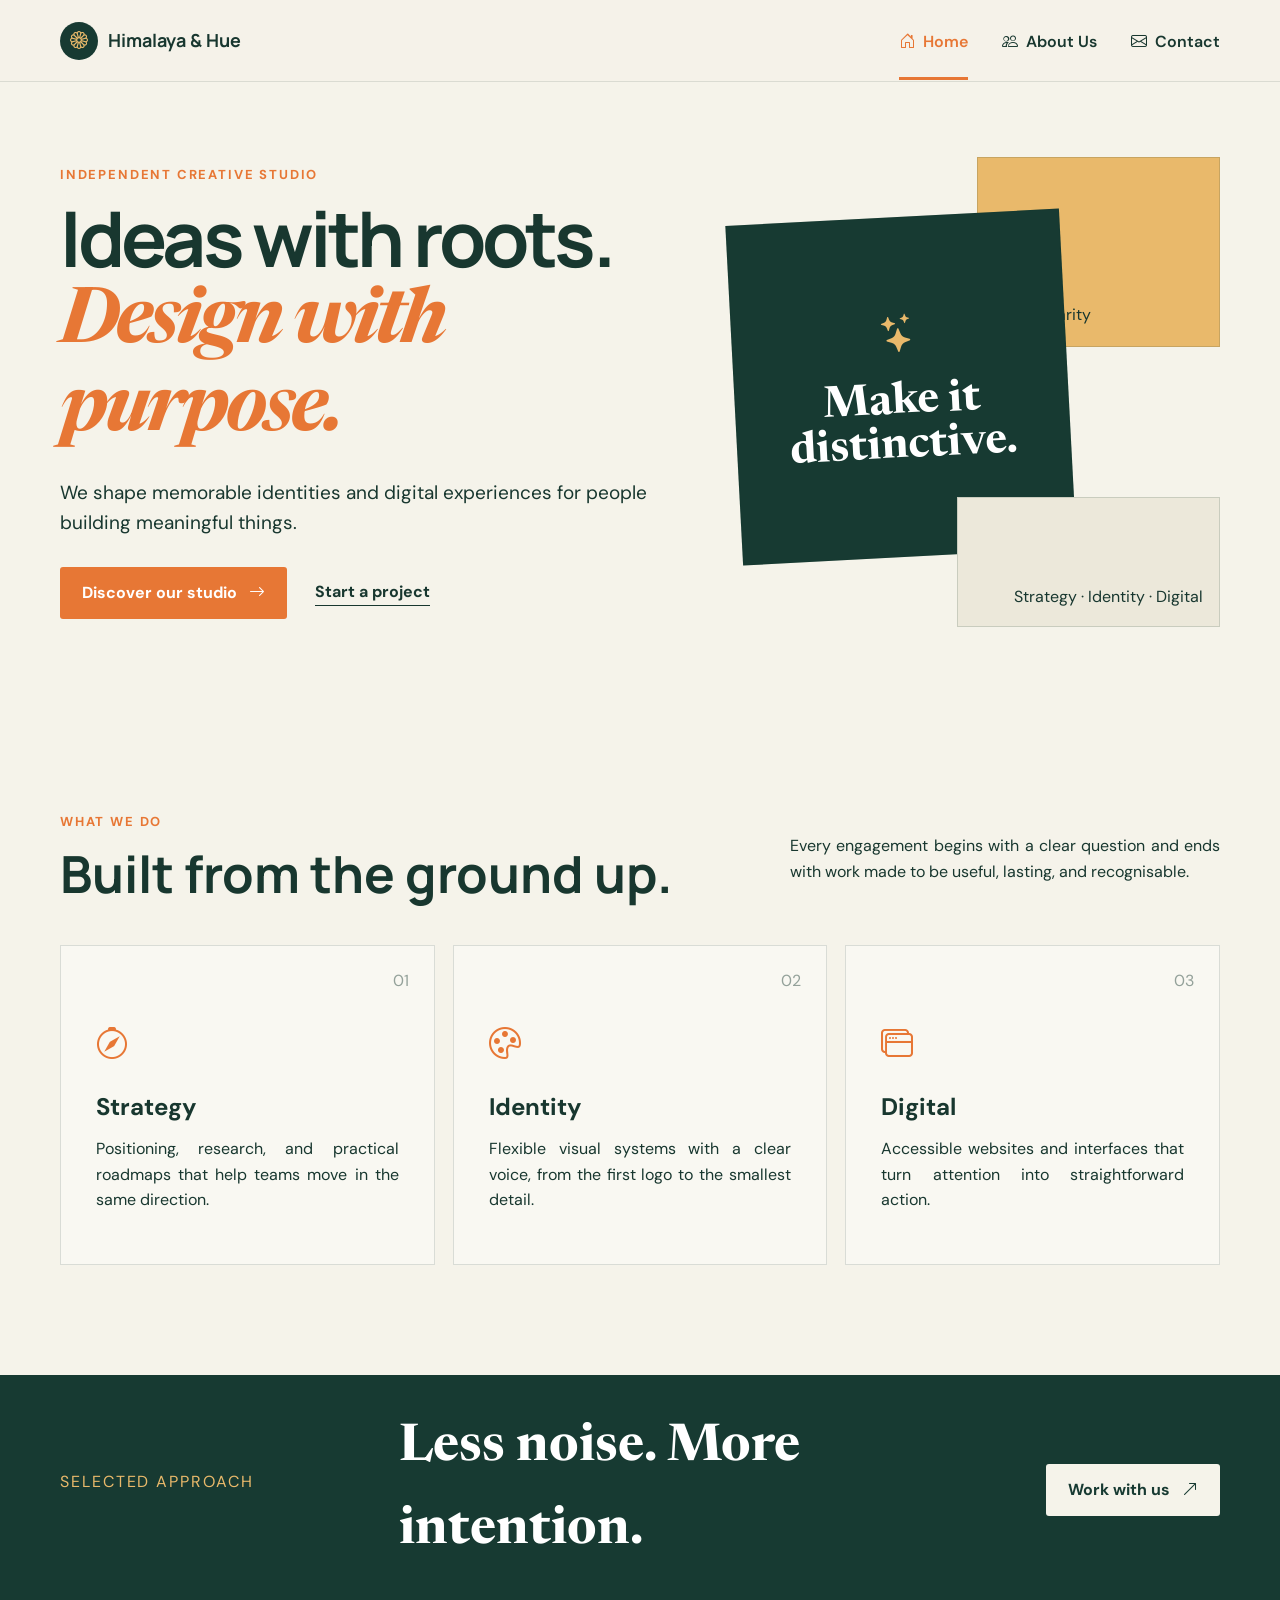
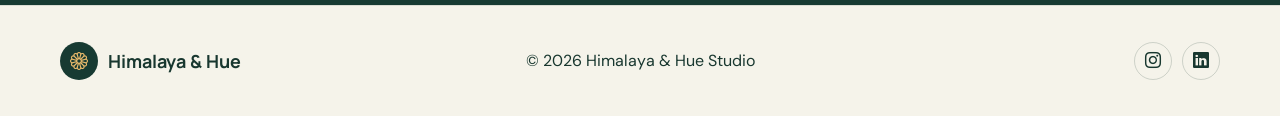
<file: index.html>
<!DOCTYPE html>
<html lang="en">
<head>
  <meta charset="UTF-8">
  <meta name="viewport" content="width=device-width, initial-scale=1.0">
  <meta name="description" content="Himalaya & Hue is a creative design studio building thoughtful brands and digital experiences.">
  <title>Himalaya & Hue | Home</title>
  <link rel="stylesheet" href="https://cdn.jsdelivr.net/npm/bootstrap-icons@1.11.3/font/bootstrap-icons.min.css">
  <link rel="stylesheet" href="style.css">
</head>
<body>
  <header class="site-header">
    <nav class="navbar container" aria-label="Main navigation">
      <a class="brand" href="index.html" aria-label="Himalaya and Hue home">
        <span class="brand-mark"><i class="bi bi-flower1"></i></span>
        <span>Himalaya &amp; Hue</span>
      </a>
      <button class="nav-toggle" type="button" aria-expanded="false" aria-controls="nav-links">
        <i class="bi bi-list"></i><span class="sr-only">Toggle menu</span>
      </button>
      <ul class="nav-links" id="nav-links">
        <li><a class="active" href="index.html"><i class="bi bi-house-door"></i> Home</a></li>
        <li><a href="about.html"><i class="bi bi-people"></i> About Us</a></li>
        <li><a href="contact.html"><i class="bi bi-envelope"></i> Contact</a></li>
      </ul>
    </nav>
  </header>

  <main>
    <section class="hero container">
      <div class="hero-copy">
        <p class="eyebrow">Independent creative studio</p>
        <h1>Ideas with roots.<br><span>Design with purpose.</span></h1>
        <p class="lead">We shape memorable identities and digital experiences for people building meaningful things.</p>
        <div class="hero-actions">
          <a class="button button-primary" href="about.html">Discover our studio <i class="bi bi-arrow-right"></i></a>
          <a class="text-link" href="contact.html">Start a project</a>
        </div>
      </div>
      <div class="hero-art" role="img" aria-label="Abstract creative studio composition">
        <div class="art-card art-card-top"><span>Brand clarity</span></div>
        <div class="art-card art-card-main">
          <i class="bi bi-stars"></i>
          <strong>Make it<br>distinctive.</strong>
        </div>
        <div class="art-card art-card-bottom"><span>Strategy · Identity · Digital</span></div>
      </div>
    </section>

    <section class="services section container" aria-labelledby="services-title">
      <div class="section-heading">
        <div>
          <p class="eyebrow">What we do</p>
          <h2 id="services-title">Built from the ground up.</h2>
        </div>
        <p>Every engagement begins with a clear question and ends with work made to be useful, lasting, and recognisable.</p>
      </div>
      <div class="service-grid">
        <article class="service-card">
          <span class="service-number">01</span>
          <i class="bi bi-compass"></i>
          <h3>Strategy</h3>
          <p>Positioning, research, and practical roadmaps that help teams move in the same direction.</p>
        </article>
        <article class="service-card">
          <span class="service-number">02</span>
          <i class="bi bi-palette"></i>
          <h3>Identity</h3>
          <p>Flexible visual systems with a clear voice, from the first logo to the smallest detail.</p>
        </article>
        <article class="service-card">
          <span class="service-number">03</span>
          <i class="bi bi-window-stack"></i>
          <h3>Digital</h3>
          <p>Accessible websites and interfaces that turn attention into straightforward action.</p>
        </article>
      </div>
    </section>

    <section class="project-strip">
      <div class="container project-strip-inner">
        <p>Selected approach</p>
        <h2>Less noise. More intention.</h2>
        <a class="button button-light" href="contact.html">Work with us <i class="bi bi-arrow-up-right"></i></a>
      </div>
    </section>
  </main>

  <footer class="footer">
    <div class="container footer-inner">
      <a class="brand footer-brand" href="index.html"><span class="brand-mark"><i class="bi bi-flower1"></i></span><span>Himalaya &amp; Hue</span></a>
      <p>&copy; <span id="year"></span> Himalaya &amp; Hue Studio</p>
      <div class="social-links" aria-label="Social links"><a href="#" aria-label="Instagram"><i class="bi bi-instagram"></i></a><a href="#" aria-label="LinkedIn"><i class="bi bi-linkedin"></i></a></div>
    </div>
  </footer>
  <script src="script.js"></script>
</body>
</html>
</file>
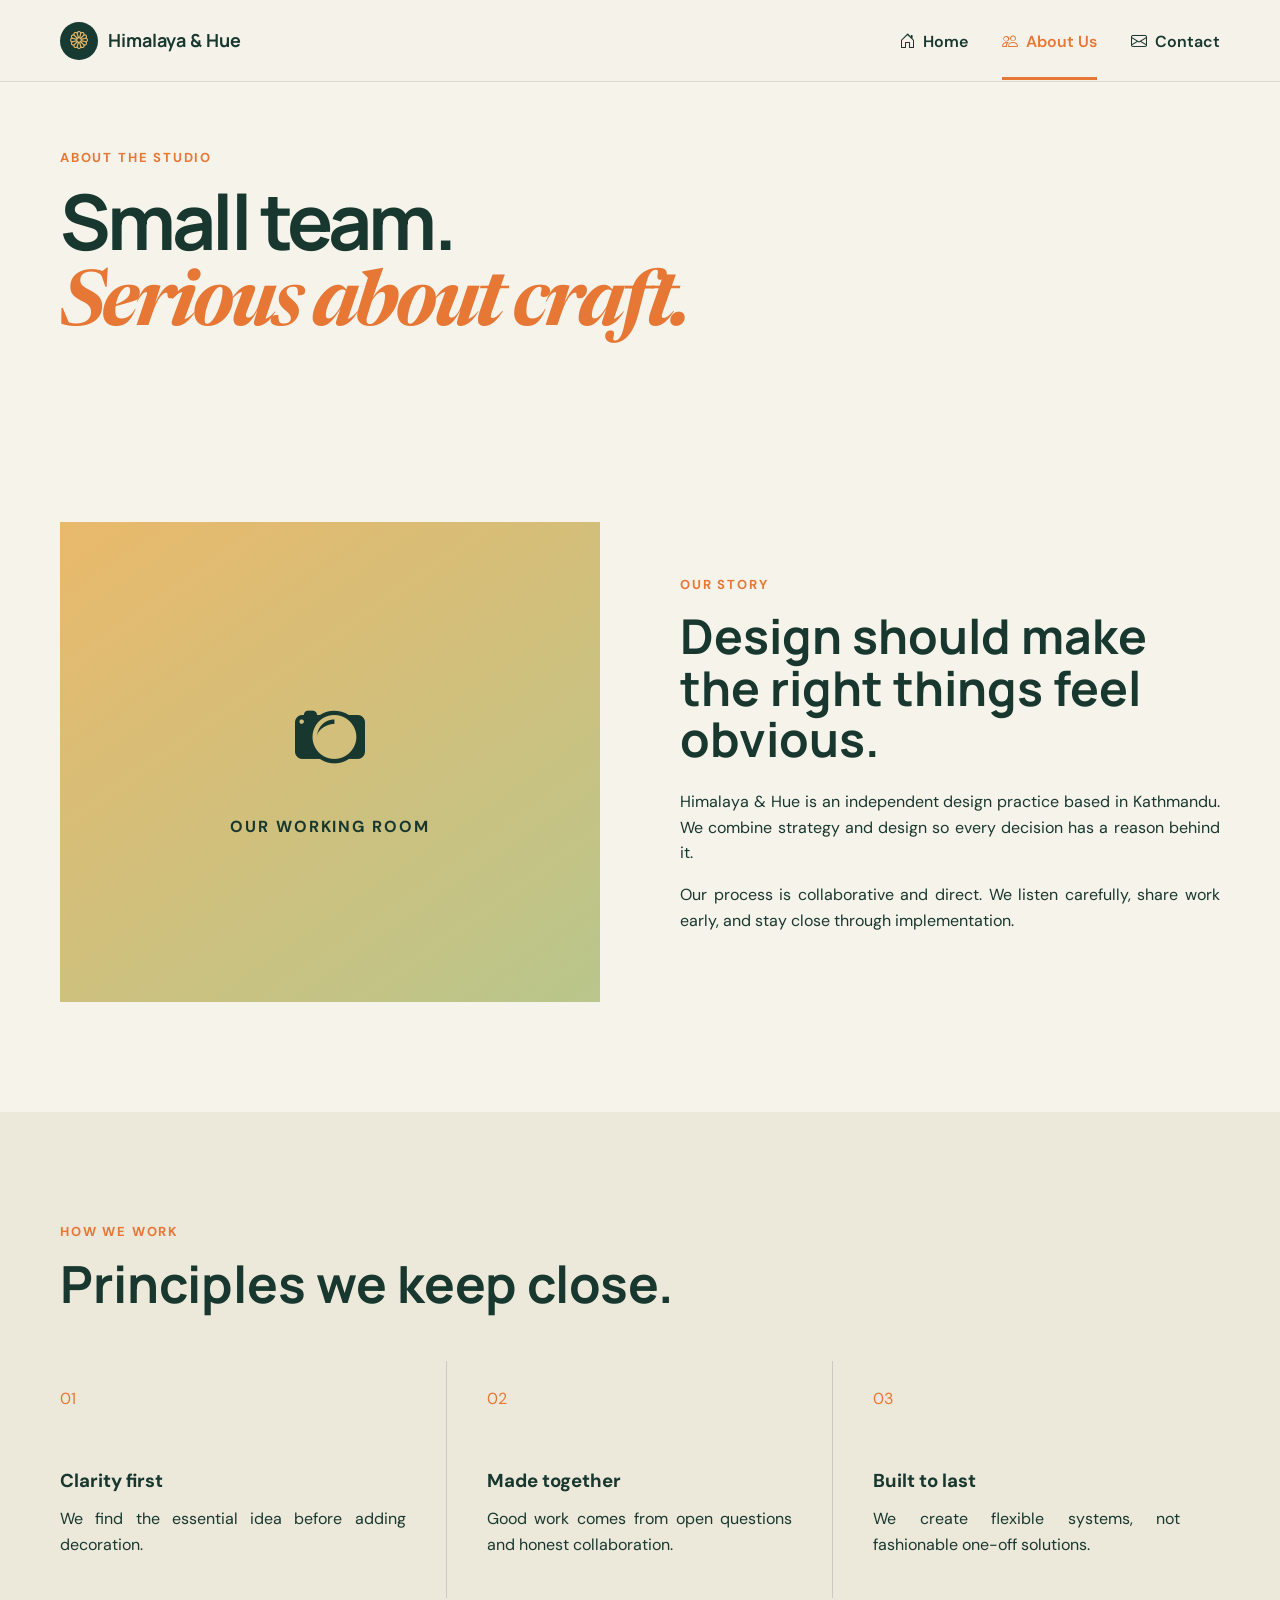
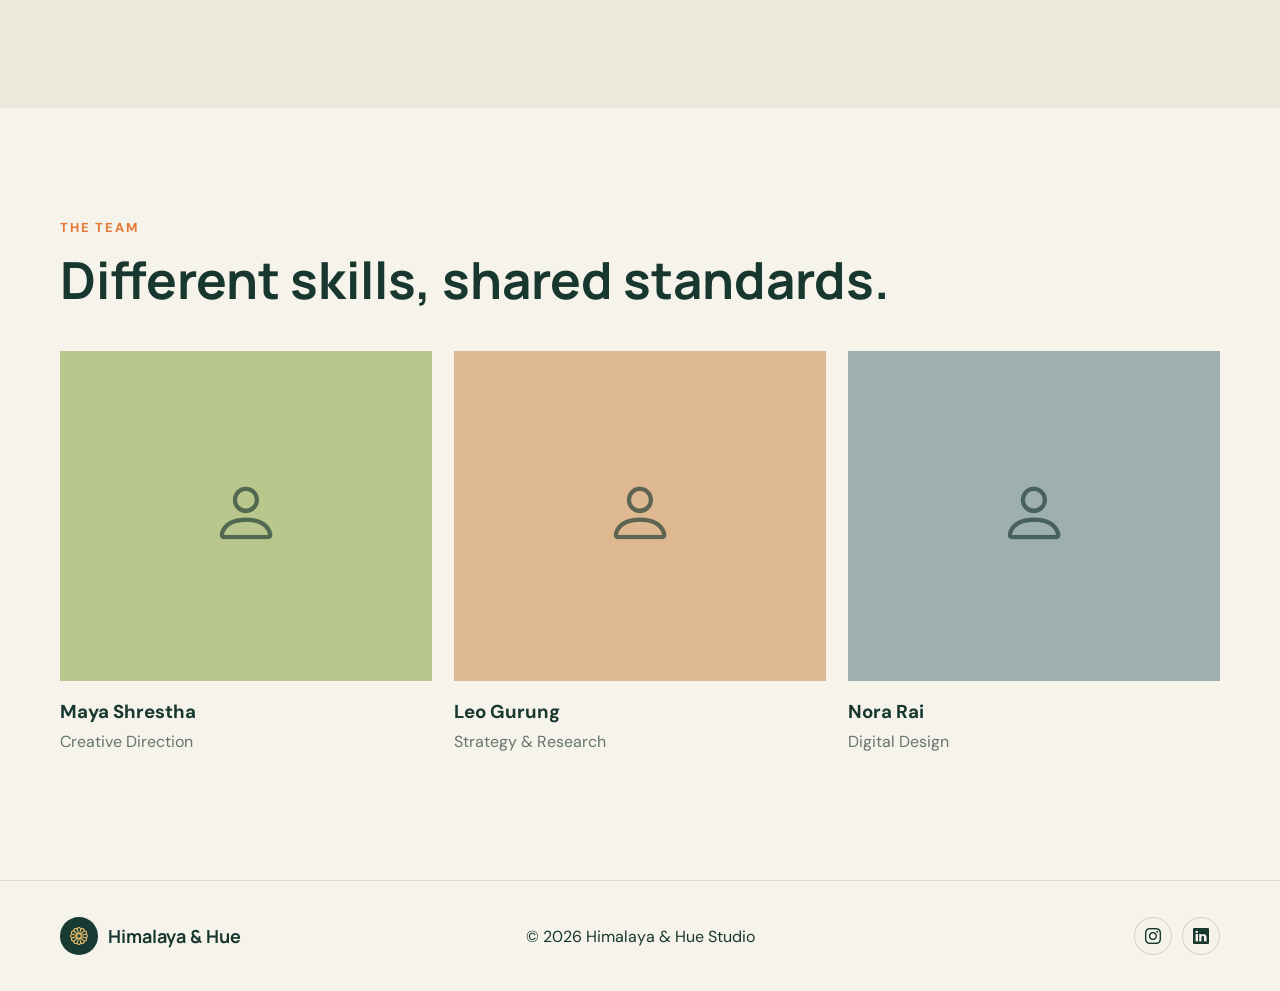
<file: about.html>
<!DOCTYPE html>
<html lang="en">
<head>
  <meta charset="UTF-8">
  <meta name="viewport" content="width=device-width, initial-scale=1.0">
  <meta name="description" content="Learn about Himalaya and Hue, our approach, values, and creative team.">
  <title>Himalaya & Hue | About Us</title>
  <link rel="stylesheet" href="https://cdn.jsdelivr.net/npm/bootstrap-icons@1.11.3/font/bootstrap-icons.min.css">
  <link rel="stylesheet" href="style.css">
</head>
<body>
  <header class="site-header">
    <nav class="navbar container" aria-label="Main navigation">
      <a class="brand" href="index.html" aria-label="Himalaya and Hue home"><span class="brand-mark"><i class="bi bi-flower1"></i></span><span>Himalaya &amp; Hue</span></a>
      <button class="nav-toggle" type="button" aria-expanded="false" aria-controls="nav-links"><i class="bi bi-list"></i><span class="sr-only">Toggle menu</span></button>
      <ul class="nav-links" id="nav-links">
        <li><a href="index.html"><i class="bi bi-house-door"></i> Home</a></li>
        <li><a class="active" href="about.html"><i class="bi bi-people"></i> About Us</a></li>
        <li><a href="contact.html"><i class="bi bi-envelope"></i> Contact</a></li>
      </ul>
    </nav>
  </header>

  <main>
    <section class="page-hero container">
      <p class="eyebrow">About the studio</p>
      <h1>Small team.<br><span>Serious about craft.</span></h1>
    </section>

    <section class="about-intro section container">
      <div class="about-image" role="img" aria-label="Creative team workspace">
        <i class="bi bi-camera2"></i>
        <span>Our working room</span>
      </div>
      <div class="about-copy">
        <p class="eyebrow">Our story</p>
        <h2>Design should make the right things feel obvious.</h2>
        <p>Himalaya &amp; Hue is an independent design practice based in Kathmandu. We combine strategy and design so every decision has a reason behind it.</p>
        <p>Our process is collaborative and direct. We listen carefully, share work early, and stay close through implementation.</p>
      </div>
    </section>

    <section class="values section">
      <div class="container">
        <p class="eyebrow">How we work</p>
        <h2 class="values-title">Principles we keep close.</h2>
        <div class="value-grid">
          <article><span>01</span><h3>Clarity first</h3><p>We find the essential idea before adding decoration.</p></article>
          <article><span>02</span><h3>Made together</h3><p>Good work comes from open questions and honest collaboration.</p></article>
          <article><span>03</span><h3>Built to last</h3><p>We create flexible systems, not fashionable one-off solutions.</p></article>
        </div>
      </div>
    </section>

    <section class="team section container">
      <div class="section-heading"><div><p class="eyebrow">The team</p><h2>Different skills, shared standards.</h2></div></div>
      <div class="team-grid">
        <article><div class="portrait portrait-one"><i class="bi bi-person"></i></div><h3>Maya Shrestha</h3><p>Creative Direction</p></article>
        <article><div class="portrait portrait-two"><i class="bi bi-person"></i></div><h3>Leo Gurung</h3><p>Strategy &amp; Research</p></article>
        <article><div class="portrait portrait-three"><i class="bi bi-person"></i></div><h3>Nora Rai</h3><p>Digital Design</p></article>
      </div>
    </section>
  </main>

  <footer class="footer"><div class="container footer-inner"><a class="brand footer-brand" href="index.html"><span class="brand-mark"><i class="bi bi-flower1"></i></span><span>Himalaya &amp; Hue</span></a><p>&copy; <span id="year"></span> Himalaya &amp; Hue Studio</p><div class="social-links"><a href="#" aria-label="Instagram"><i class="bi bi-instagram"></i></a><a href="#" aria-label="LinkedIn"><i class="bi bi-linkedin"></i></a></div></div></footer>
  <script src="script.js"></script>
</body>
</html>
</file>
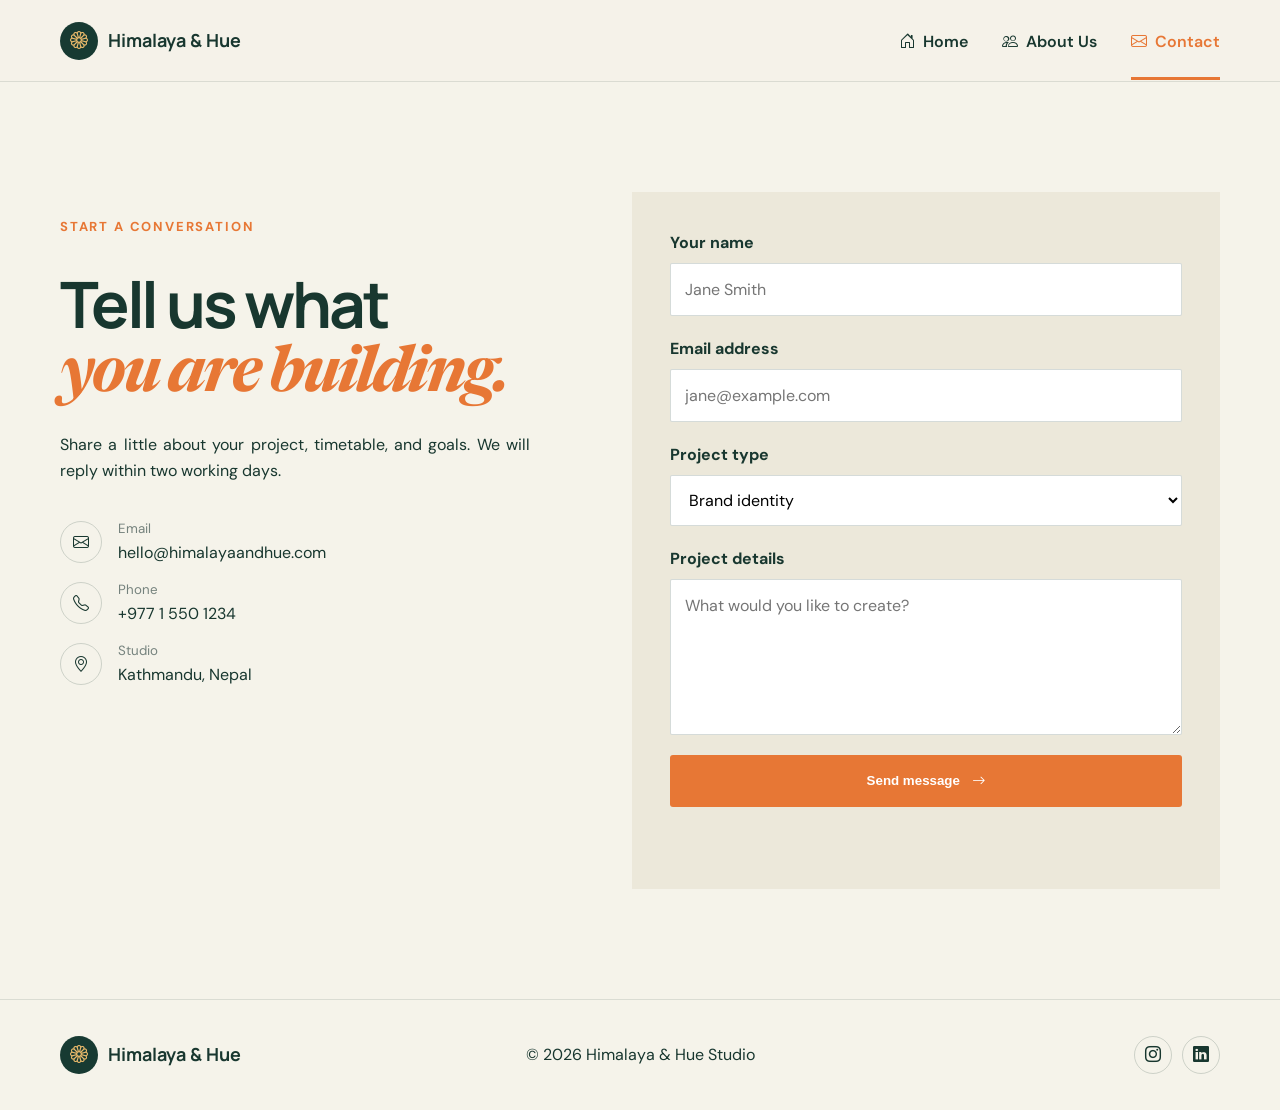
<file: contact.html>
<!DOCTYPE html>
<html lang="en">
<head>
  <meta charset="UTF-8">
  <meta name="viewport" content="width=device-width, initial-scale=1.0">
  <meta name="description" content="Contact Himalaya and Hue to discuss your brand or website project.">
  <title>Himalaya & Hue | Contact</title>
  <link rel="stylesheet" href="https://cdn.jsdelivr.net/npm/bootstrap-icons@1.11.3/font/bootstrap-icons.min.css">
  <link rel="stylesheet" href="style.css">
</head>
<body>
  <header class="site-header">
    <nav class="navbar container" aria-label="Main navigation">
      <a class="brand" href="index.html" aria-label="Himalaya and Hue home"><span class="brand-mark"><i class="bi bi-flower1"></i></span><span>Himalaya &amp; Hue</span></a>
      <button class="nav-toggle" type="button" aria-expanded="false" aria-controls="nav-links"><i class="bi bi-list"></i><span class="sr-only">Toggle menu</span></button>
      <ul class="nav-links" id="nav-links">
        <li><a href="index.html"><i class="bi bi-house-door"></i> Home</a></li>
        <li><a href="about.html"><i class="bi bi-people"></i> About Us</a></li>
        <li><a class="active" href="contact.html"><i class="bi bi-envelope"></i> Contact</a></li>
      </ul>
    </nav>
  </header>

  <main>
    <section class="contact-page section">
      <div class="container contact-layout">
        <div class="contact-copy">
          <p class="eyebrow">Start a conversation</p>
          <h1>Tell us what<br><span>you are building.</span></h1>
          <p>Share a little about your project, timetable, and goals. We will reply within two working days.</p>
          <div class="contact-details">
            <a href="mailto:hello@himalayaandhue.com"><i class="bi bi-envelope"></i><span><small>Email</small>hello@himalayaandhue.com</span></a>
            <a href="tel:+97715501234"><i class="bi bi-telephone"></i><span><small>Phone</small>+977 1 550 1234</span></a>
            <p><i class="bi bi-geo-alt"></i><span><small>Studio</small>Kathmandu, Nepal</span></p>
          </div>
        </div>

        <form class="contact-form" id="contact-form">
          <div class="form-row">
            <label for="name">Your name</label>
            <input id="name" name="name" type="text" placeholder="Jane Smith" required>
          </div>
          <div class="form-row">
            <label for="email">Email address</label>
            <input id="email" name="email" type="email" placeholder="jane@example.com" required>
          </div>
          <div class="form-row">
            <label for="project">Project type</label>
            <select id="project" name="project">
              <option>Brand identity</option>
              <option>Website design</option>
              <option>Strategy &amp; research</option>
              <option>Other</option>
            </select>
          </div>
          <div class="form-row">
            <label for="message">Project details</label>
            <textarea id="message" name="message" rows="5" placeholder="What would you like to create?" required></textarea>
          </div>
          <button class="button button-primary" type="submit">Send message <i class="bi bi-arrow-right"></i></button>
          <p class="form-status" id="form-status" role="status"></p>
        </form>
      </div>
    </section>
  </main>

  <footer class="footer"><div class="container footer-inner"><a class="brand footer-brand" href="index.html"><span class="brand-mark"><i class="bi bi-flower1"></i></span><span>Himalaya &amp; Hue</span></a><p>&copy; <span id="year"></span> Himalaya &amp; Hue Studio</p><div class="social-links"><a href="#" aria-label="Instagram"><i class="bi bi-instagram"></i></a><a href="#" aria-label="LinkedIn"><i class="bi bi-linkedin"></i></a></div></div></footer>
  <script src="script.js"></script>
</body>
</html>
</file>
<file: style.css>
@import url('https://fonts.googleapis.com/css2?family=DM+Sans:wght@400;500;600;700&family=Manrope:wght@600;700&family=Newsreader:ital,wght@1,600&display=swap');

:root {
  --ink: #18372f;
  --forest: #173a32;
  --paper: #f5f3ea;
  --cream: #ece8da;
  --orange: #e77735;
  --gold: #e9b96b;
  --white: #fff;
}

* { box-sizing: border-box; }
html { scroll-behavior: smooth; }
body { margin: 0; font-family: 'DM Sans', sans-serif; color: var(--ink); background: var(--paper); line-height: 1.6; }
img { max-width: 100%; }
a { color: inherit; text-decoration: none; }
p { margin-top: 0; }
.container { width: min(1160px, calc(100% - 48px)); margin-inline: auto; }
.sr-only { position: absolute; width: 1px; height: 1px; overflow: hidden; clip: rect(0,0,0,0); }

.site-header { height: 82px; display: flex; align-items: center; border-bottom: 1px solid rgba(24,55,47,.12); background: rgba(245,243,234,.96); position: relative; z-index: 20; }
.navbar { display: flex; align-items: center; justify-content: space-between; }
.brand { display: inline-flex; align-items: center; gap: 10px; font-family: 'Manrope', sans-serif; font-size: 18px; font-weight: 700; }
.brand-mark { width: 38px; height: 38px; display: grid; place-items: center; border-radius: 50%; background: var(--forest); color: var(--gold); }
.nav-links { display: flex; align-items: center; gap: 34px; margin: 0; padding: 0; list-style: none; }
.nav-links a { display: flex; align-items: center; gap: 8px; padding: 28px 0 23px; border-bottom: 3px solid transparent; font-weight: 600; }
.nav-links a:hover, .nav-links a.active { color: var(--orange); border-bottom-color: var(--orange); }
.nav-toggle { display: none; border: 0; background: transparent; color: var(--ink); font-size: 28px; }

.hero { min-height: 620px; display: grid; grid-template-columns: 1.08fr .92fr; align-items: center; gap: 60px; }
.eyebrow { margin-bottom: 14px; color: var(--orange); font-size: 13px; font-weight: 700; letter-spacing: .14em; text-transform: uppercase; }
.hero h1, .page-hero h1, .contact-copy h1 { margin: 0; font-family: 'Manrope', sans-serif; font-size: clamp(54px, 6vw, 82px); line-height: .98; letter-spacing: -.05em; }
.hero h1 span, .page-hero h1 span, .contact-copy h1 span { color: var(--orange); font-family: 'Newsreader', serif; font-style: italic; }
.lead { max-width: 590px; margin: 28px 0; font-size: 19px; }
.hero-actions { display: flex; align-items: center; gap: 28px; }
.button { min-height: 52px; display: inline-flex; align-items: center; justify-content: center; gap: 12px; padding: 0 22px; border: 0; border-radius: 3px; font-weight: 700; cursor: pointer; }
.button-primary { background: var(--orange); color: var(--white); }
.button-light { background: var(--paper); color: var(--forest); }
.text-link { border-bottom: 1px solid currentColor; font-weight: 700; }

.hero-art { height: 470px; position: relative; }
.art-card { position: absolute; display: grid; border: 1px solid rgba(24,55,47,.16); }
.art-card-top { width: 48%; height: 190px; right: 0; top: 0; place-items: end start; padding: 18px; background: var(--gold); }
.art-card-main { width: 66%; height: 340px; left: 4%; top: 60px; place-content: center; text-align: center; background: var(--forest); color: var(--white); transform: rotate(-3deg); }
.art-card-main i { color: var(--gold); font-size: 38px; }
.art-card-main strong { margin-top: 16px; font-family: 'Newsreader', serif; font-size: 44px; line-height: 1; }
.art-card-bottom { width: 52%; height: 130px; right: 0; bottom: 0; place-items: end; padding: 16px; background: var(--cream); }

.section { padding-block: 110px; }
.section-heading { display: flex; align-items: end; justify-content: space-between; gap: 40px; margin-bottom: 44px; }
.section-heading h2, .values-title { margin: 0; font-family: 'Manrope', sans-serif; font-size: clamp(38px, 4vw, 58px); line-height: 1.05; }
.section-heading > p { max-width: 430px; text-align: justify; }
.service-grid { display: grid; grid-template-columns: repeat(3, 1fr); gap: 18px; }
.service-card { min-height: 280px; position: relative; padding: 35px; border: 1px solid rgba(24,55,47,.14); background: rgba(255,255,255,.35); }
.service-card i { display: block; margin: 38px 0 18px; color: var(--orange); font-size: 32px; }
.service-card h3 { margin: 0 0 10px; font-size: 24px; }
.service-card p { text-align: justify; }
.service-number { position: absolute; right: 25px; top: 22px; color: rgba(24,55,47,.45); }

.project-strip { background: var(--forest); color: var(--white); }
.project-strip-inner { min-height: 230px; display: grid; grid-template-columns: 1fr 2fr auto; align-items: center; gap: 30px; }
.project-strip h2 { margin: 0; font-family: 'Newsreader', serif; font-size: 52px; }
.project-strip p { color: var(--gold); text-transform: uppercase; letter-spacing: .12em; }

.page-hero { min-height: 330px; display: flex; flex-direction: column; justify-content: center; }
.about-intro { display: grid; grid-template-columns: 1fr 1fr; align-items: center; gap: 80px; }
.about-image { height: 480px; display: flex; flex-direction: column; align-items: center; justify-content: center; gap: 18px; background: linear-gradient(145deg, var(--gold), #b9c68c); }
.about-image i { font-size: 70px; }
.about-image span { font-weight: 700; text-transform: uppercase; letter-spacing: .12em; }
.about-copy h2 { margin: 0 0 24px; font-family: 'Manrope', sans-serif; font-size: 48px; line-height: 1.08; }
.about-copy p:not(.eyebrow) { text-align: justify; }
.values { background: var(--cream); }
.value-grid { display: grid; grid-template-columns: repeat(3, 1fr); margin-top: 50px; }
.value-grid article { min-height: 220px; padding: 25px 40px; border-right: 1px solid rgba(24,55,47,.16); }
.value-grid article:first-child { padding-left: 0; }
.value-grid article:last-child { border-right: 0; }
.value-grid span { color: var(--orange); }
.value-grid h3 { margin: 55px 0 10px; }
.value-grid p { text-align: justify; }
.team-grid { display: grid; grid-template-columns: repeat(3, 1fr); gap: 22px; }
.team-grid article h3 { margin: 16px 0 2px; }
.team-grid article p { color: #66756f; }
.portrait { height: 330px; display: grid; place-items: center; color: rgba(24,55,47,.65); font-size: 70px; }
.portrait-one { background: #b9c68c; }.portrait-two { background: #ddb891; }.portrait-three { background: #9eafb0; }

.contact-page { min-height: 680px; }
.contact-layout { display: grid; grid-template-columns: .9fr 1.1fr; gap: 90px; align-items: start; }
.contact-copy h1 { font-size: clamp(48px, 5vw, 72px); }
.contact-copy > p { max-width: 470px; margin: 25px 0 35px; text-align: justify; }
.contact-details { display: grid; gap: 14px; }
.contact-details a, .contact-details p { display: flex; align-items: center; gap: 16px; margin: 0; }
.contact-details i { width: 42px; height: 42px; display: grid; place-items: center; border: 1px solid rgba(24,55,47,.18); border-radius: 50%; }
.contact-details span { display: flex; flex-direction: column; }.contact-details small { color: #75827d; }
.contact-form { display: grid; gap: 20px; padding: 38px; background: var(--cream); }
.form-row { display: grid; gap: 7px; }.form-row label { font-weight: 700; }
.form-row input, .form-row select, .form-row textarea { width: 100%; padding: 13px 14px; border: 1px solid rgba(24,55,47,.18); border-radius: 2px; background: var(--white); font: inherit; }
.form-status { min-height: 24px; margin: 0; color: var(--forest); font-weight: 700; }

.footer { border-top: 1px solid rgba(24,55,47,.12); }
.footer-inner { min-height: 110px; display: grid; grid-template-columns: 1fr auto 1fr; align-items: center; }
.footer-inner p { margin: 0; }.social-links { justify-self: end; display: flex; gap: 10px; }.social-links a { width: 38px; height: 38px; display: grid; place-items: center; border: 1px solid rgba(24,55,47,.18); border-radius: 50%; }

@media (max-width: 850px) {
  .container { width: min(100% - 32px, 1160px); }
  .site-header { height: 72px; }
  .nav-toggle { display: block; }
  .nav-links { display: none; position: absolute; left: 16px; right: 16px; top: 72px; padding: 18px; background: var(--paper); box-shadow: 0 12px 30px rgba(24,55,47,.12); }
  .nav-links.open { display: grid; }
  .nav-links a { padding: 10px; }
  .hero { grid-template-columns: 1fr; padding-block: 70px 40px; }
  .hero-art { height: 420px; }
  .service-grid, .team-grid, .value-grid { grid-template-columns: 1fr; }
  .section-heading { align-items: start; flex-direction: column; }
  .project-strip-inner { grid-template-columns: 1fr; padding-block: 50px; }
  .about-intro, .contact-layout { grid-template-columns: 1fr; gap: 45px; }
  .value-grid article, .value-grid article:first-child { padding: 25px 0; border-right: 0; border-bottom: 1px solid rgba(24,55,47,.16); }
  .footer-inner { grid-template-columns: 1fr; gap: 12px; padding-block: 25px; }.social-links { justify-self: start; }
}

@media (max-width: 520px) {
  .hero h1, .page-hero h1, .contact-copy h1 { font-size: 46px; }
  .hero-actions { align-items: flex-start; flex-direction: column; }
  .hero-art { height: 350px; }.art-card-main { height: 280px; }.art-card-main strong { font-size: 34px; }
  .section { padding-block: 75px; }.about-image { height: 360px; }.contact-form { padding: 24px 18px; }
}
</file>
